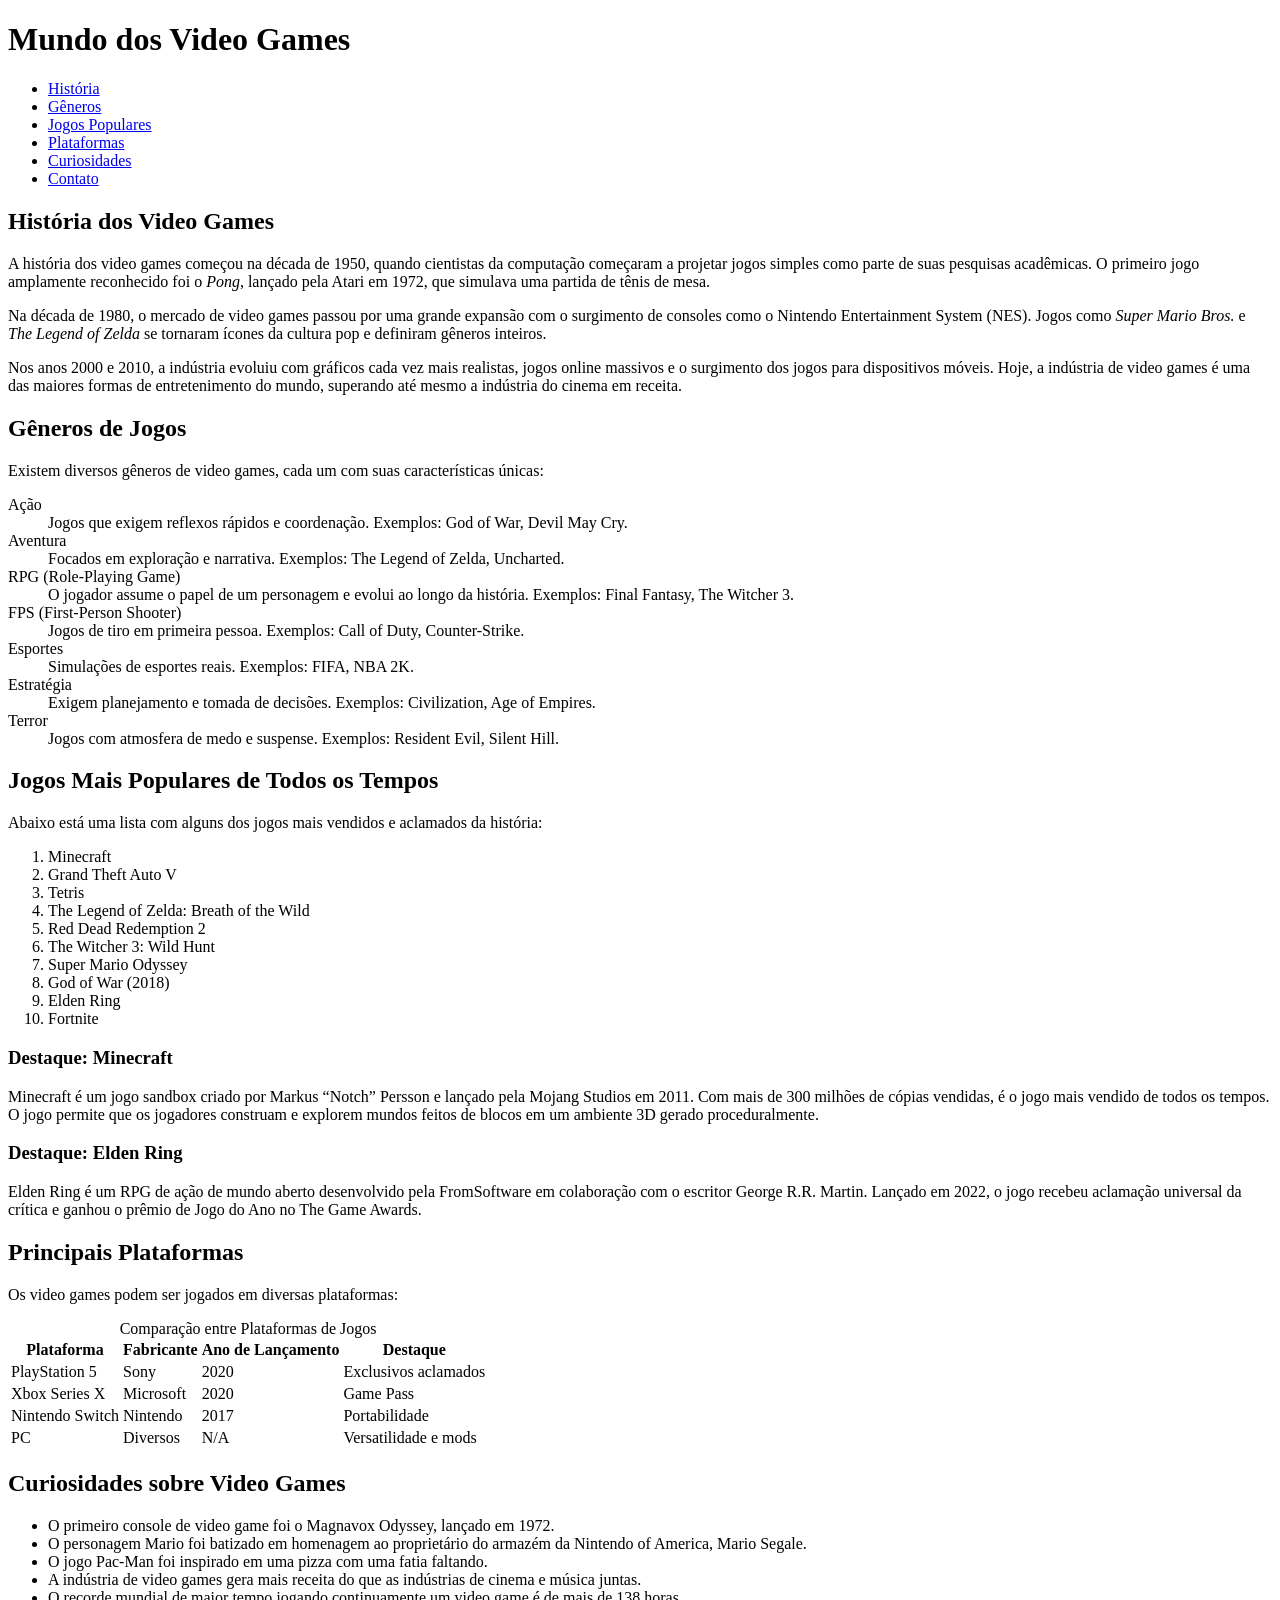
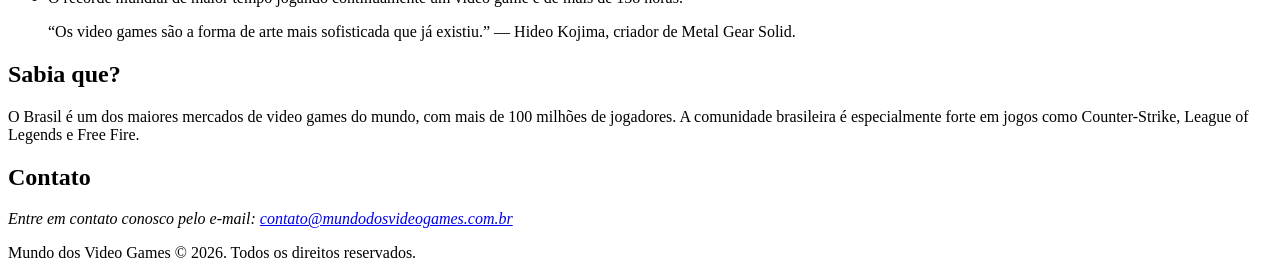
<file: index.html>
<!DOCTYPE html>
<html lang="pt-BR">
<head>
    <meta charset="UTF-8">
    <meta name="viewport" content="width=device-width, initial-scale=1.0">
    <title>Mundo dos Video Games</title>
</head>
<body>
    <header>
        <h1>Mundo dos Video Games</h1>
        <nav>
            <ul>
                <li><a href="#historia">História</a></li>
                <li><a href="#generos">Gêneros</a></li>
                <li><a href="#jogos-populares">Jogos Populares</a></li>
                <li><a href="#plataformas">Plataformas</a></li>
                <li><a href="#curiosidades">Curiosidades</a></li>
                <li><a href="#contato">Contato</a></li>
            </ul>
        </nav>
    </header>

    <main>
        <section id="historia">
            <h2>História dos Video Games</h2>
            <p>
                A história dos video games começou na década de 1950, quando cientistas da computação
                começaram a projetar jogos simples como parte de suas pesquisas acadêmicas. O primeiro
                jogo amplamente reconhecido foi o <em>Pong</em>, lançado pela Atari em 1972, que
                simulava uma partida de tênis de mesa.
            </p>
            <p>
                Na década de 1980, o mercado de video games passou por uma grande expansão com o
                surgimento de consoles como o Nintendo Entertainment System (NES). Jogos como
                <em>Super Mario Bros.</em> e <em>The Legend of Zelda</em> se tornaram ícones da
                cultura pop e definiram gêneros inteiros.
            </p>
            <p>
                Nos anos 2000 e 2010, a indústria evoluiu com gráficos cada vez mais realistas,
                jogos online massivos e o surgimento dos jogos para dispositivos móveis. Hoje,
                a indústria de video games é uma das maiores formas de entretenimento do mundo,
                superando até mesmo a indústria do cinema em receita.
            </p>
        </section>

        <section id="generos">
            <h2>Gêneros de Jogos</h2>
            <p>Existem diversos gêneros de video games, cada um com suas características únicas:</p>
            <dl>
                <dt>Ação</dt>
                <dd>Jogos que exigem reflexos rápidos e coordenação. Exemplos: God of War, Devil May Cry.</dd>

                <dt>Aventura</dt>
                <dd>Focados em exploração e narrativa. Exemplos: The Legend of Zelda, Uncharted.</dd>

                <dt>RPG (Role-Playing Game)</dt>
                <dd>O jogador assume o papel de um personagem e evolui ao longo da história. Exemplos: Final Fantasy, The Witcher 3.</dd>

                <dt>FPS (First-Person Shooter)</dt>
                <dd>Jogos de tiro em primeira pessoa. Exemplos: Call of Duty, Counter-Strike.</dd>

                <dt>Esportes</dt>
                <dd>Simulações de esportes reais. Exemplos: FIFA, NBA 2K.</dd>

                <dt>Estratégia</dt>
                <dd>Exigem planejamento e tomada de decisões. Exemplos: Civilization, Age of Empires.</dd>

                <dt>Terror</dt>
                <dd>Jogos com atmosfera de medo e suspense. Exemplos: Resident Evil, Silent Hill.</dd>
            </dl>
        </section>

        <section id="jogos-populares">
            <h2>Jogos Mais Populares de Todos os Tempos</h2>
            <p>Abaixo está uma lista com alguns dos jogos mais vendidos e aclamados da história:</p>
            <ol>
                <li>Minecraft</li>
                <li>Grand Theft Auto V</li>
                <li>Tetris</li>
                <li>The Legend of Zelda: Breath of the Wild</li>
                <li>Red Dead Redemption 2</li>
                <li>The Witcher 3: Wild Hunt</li>
                <li>Super Mario Odyssey</li>
                <li>God of War (2018)</li>
                <li>Elden Ring</li>
                <li>Fortnite</li>
            </ol>

            <article>
                <h3>Destaque: Minecraft</h3>
                <p>
                    Minecraft é um jogo sandbox criado por Markus <q>Notch</q> Persson e lançado
                    pela Mojang Studios em 2011. Com mais de 300 milhões de cópias vendidas, é o
                    jogo mais vendido de todos os tempos. O jogo permite que os jogadores construam
                    e explorem mundos feitos de blocos em um ambiente 3D gerado proceduralmente.
                </p>
            </article>

            <article>
                <h3>Destaque: Elden Ring</h3>
                <p>
                    Elden Ring é um RPG de ação de mundo aberto desenvolvido pela FromSoftware em
                    colaboração com o escritor George R.R. Martin. Lançado em 2022, o jogo recebeu
                    aclamação universal da crítica e ganhou o prêmio de Jogo do Ano no The Game Awards.
                </p>
            </article>
        </section>

        <section id="plataformas">
            <h2>Principais Plataformas</h2>
            <p>Os video games podem ser jogados em diversas plataformas:</p>
            <table>
                <caption>Comparação entre Plataformas de Jogos</caption>
                <thead>
                    <tr>
                        <th>Plataforma</th>
                        <th>Fabricante</th>
                        <th>Ano de Lançamento</th>
                        <th>Destaque</th>
                    </tr>
                </thead>
                <tbody>
                    <tr>
                        <td>PlayStation 5</td>
                        <td>Sony</td>
                        <td>2020</td>
                        <td>Exclusivos aclamados</td>
                    </tr>
                    <tr>
                        <td>Xbox Series X</td>
                        <td>Microsoft</td>
                        <td>2020</td>
                        <td>Game Pass</td>
                    </tr>
                    <tr>
                        <td>Nintendo Switch</td>
                        <td>Nintendo</td>
                        <td>2017</td>
                        <td>Portabilidade</td>
                    </tr>
                    <tr>
                        <td>PC</td>
                        <td>Diversos</td>
                        <td>N/A</td>
                        <td>Versatilidade e mods</td>
                    </tr>
                </tbody>
            </table>
        </section>

        <section id="curiosidades">
            <h2>Curiosidades sobre Video Games</h2>
            <ul>
                <li>O primeiro console de video game foi o Magnavox Odyssey, lançado em 1972.</li>
                <li>O personagem Mario foi batizado em homenagem ao proprietário do armazém da Nintendo of America, Mario Segale.</li>
                <li>O jogo Pac-Man foi inspirado em uma pizza com uma fatia faltando.</li>
                <li>A indústria de video games gera mais receita do que as indústrias de cinema e música juntas.</li>
                <li>O recorde mundial de maior tempo jogando continuamente um video game é de mais de 138 horas.</li>
            </ul>
            <blockquote>
                <p>
                    <q>Os video games são a forma de arte mais sofisticada que já existiu.</q>
                    — Hideo Kojima, criador de Metal Gear Solid.
                </p>
            </blockquote>
        </section>

        <aside>
            <h2>Sabia que?</h2>
            <p>
                O Brasil é um dos maiores mercados de video games do mundo, com mais de 100 milhões
                de jogadores. A comunidade brasileira é especialmente forte em jogos como
                Counter-Strike, League of Legends e Free Fire.
            </p>
        </aside>
    </main>

    <footer id="contato">
        <h2>Contato</h2>
        <address>
            Entre em contato conosco pelo e-mail:
            <a href="mailto:contato@mundodosvideogames.com.br">contato@mundodosvideogames.com.br</a>
        </address>
        <p>Mundo dos Video Games &copy; 2026. Todos os direitos reservados.</p>
    </footer>
</body>
</html>
</file>
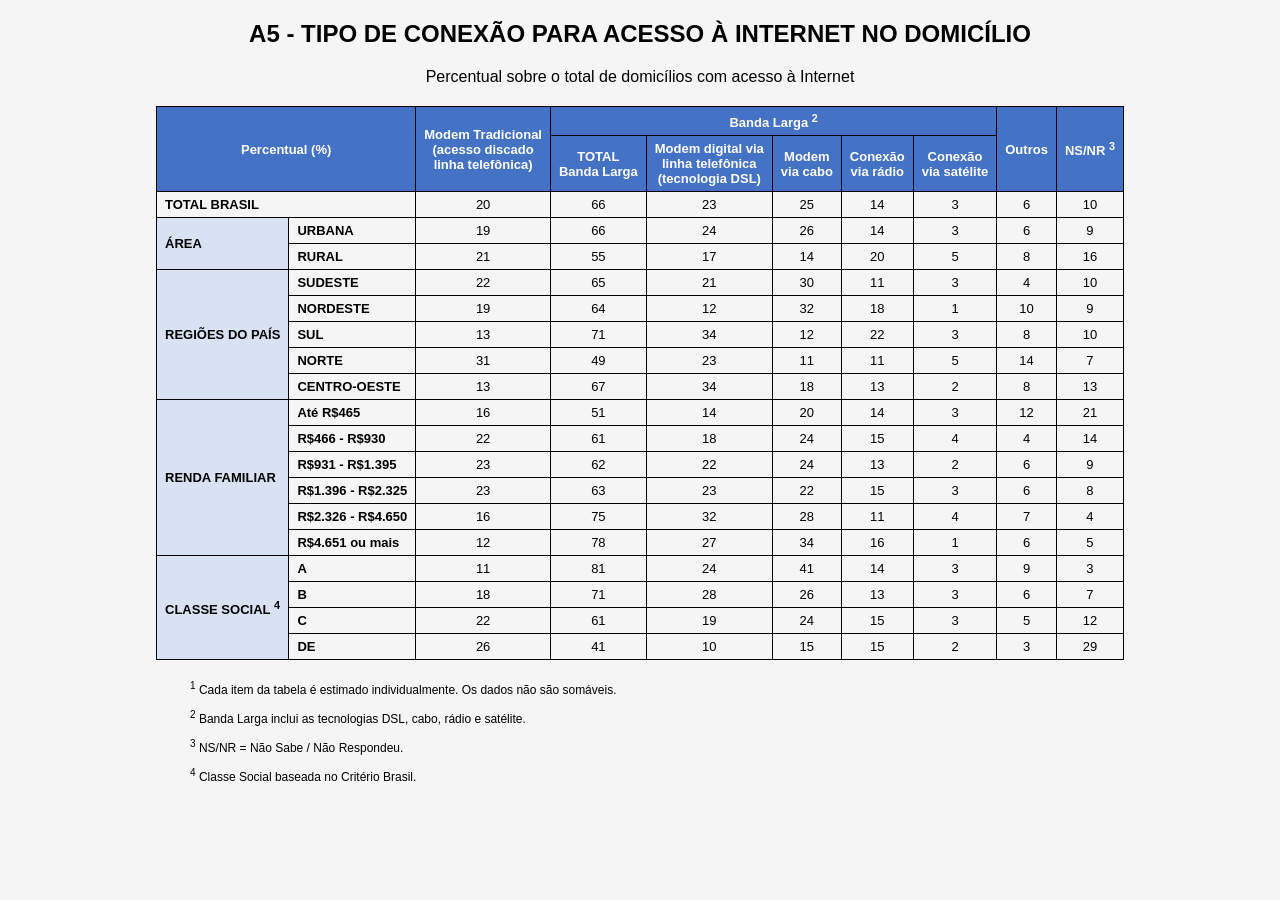
<file: tabela.html>
<!DOCTYPE html>
<html lang="pt-BR">
<head>
    <meta charset="UTF-8">
    <meta name="viewport" content="width=device-width, initial-scale=1.0">
    <title>Atividade Tabela - Tipo de Conexão</title>
    <style>
        body {
            font-family: Arial, sans-serif;
            margin: 20px;
            background-color: #f5f5f5;
        }
        h2 {
            text-align: center;
        }
        table {
            border-collapse: collapse;
            margin: 20px auto;
            font-size: 13px;
        }
        th, td {
            border: 1px solid #000;
            padding: 5px 8px;
            text-align: center;
        }
        th {
            background-color: #4472C4;
            color: white;
            font-weight: bold;
        }
        .header-row {
            background-color: #4472C4;
            color: white;
        }
        .sub-header {
            background-color: #8FAADC;
            color: white;
            font-weight: bold;
        }
        .category-header {
            background-color: #D9E2F3;
            font-weight: bold;
            text-align: left;
        }
        td.label {
            text-align: left;
            font-weight: bold;
        }
        caption {
            font-weight: bold;
            font-size: 14px;
            margin-bottom: 10px;
            text-align: left;
        }
        .footnotes {
            max-width: 900px;
            margin: 10px auto;
            font-size: 12px;
        }
    </style>
</head>
<body>
    <h2>A5 - TIPO DE CONEXÃO PARA ACESSO À INTERNET NO DOMICÍLIO</h2>
    <p style="text-align: center;">Percentual sobre o total de domicílios com acesso à Internet</p>

    <table>
        <thead>
            <tr class="header-row">
                <th colspan="2" rowspan="2">Percentual (%)</th>
                <th colspan="1" rowspan="2">Modem Tradicional<br>(acesso discado<br>linha telefônica)</th>
                <th colspan="5">Banda Larga <sup>2</sup></th>
                <th colspan="1" rowspan="2">Outros</th>
                <th colspan="1" rowspan="2">NS/NR <sup>3</sup></th>
            </tr>
            <tr class="sub-header">
                <th>TOTAL<br>Banda Larga</th>
                <th>Modem digital via<br>linha telefônica<br>(tecnologia DSL)</th>
                <th>Modem<br>via cabo</th>
                <th>Conexão<br>via rádio</th>
                <th>Conexão<br>via satélite</th>
            </tr>
        </thead>
        <tbody>
            <!-- TOTAL BRASIL -->
            <tr>
                <td colspan="2" class="label">TOTAL BRASIL</td>
                <td>20</td>
                <td>66</td>
                <td>23</td>
                <td>25</td>
                <td>14</td>
                <td>3</td>
                <td>6</td>
                <td>10</td>
            </tr>
            <!-- ÁREA -->
            <tr>
                <td rowspan="2" class="category-header">ÁREA</td>
                <td class="label">URBANA</td>
                <td>19</td>
                <td>66</td>
                <td>24</td>
                <td>26</td>
                <td>14</td>
                <td>3</td>
                <td>6</td>
                <td>9</td>
            </tr>
            <tr>
                <td class="label">RURAL</td>
                <td>21</td>
                <td>55</td>
                <td>17</td>
                <td>14</td>
                <td>20</td>
                <td>5</td>
                <td>8</td>
                <td>16</td>
            </tr>
            <!-- REGIÕES DO PAÍS -->
            <tr>
                <td rowspan="5" class="category-header">REGIÕES DO PAÍS</td>
                <td class="label">SUDESTE</td>
                <td>22</td>
                <td>65</td>
                <td>21</td>
                <td>30</td>
                <td>11</td>
                <td>3</td>
                <td>4</td>
                <td>10</td>
            </tr>
            <tr>
                <td class="label">NORDESTE</td>
                <td>19</td>
                <td>64</td>
                <td>12</td>
                <td>32</td>
                <td>18</td>
                <td>1</td>
                <td>10</td>
                <td>9</td>
            </tr>
            <tr>
                <td class="label">SUL</td>
                <td>13</td>
                <td>71</td>
                <td>34</td>
                <td>12</td>
                <td>22</td>
                <td>3</td>
                <td>8</td>
                <td>10</td>
            </tr>
            <tr>
                <td class="label">NORTE</td>
                <td>31</td>
                <td>49</td>
                <td>23</td>
                <td>11</td>
                <td>11</td>
                <td>5</td>
                <td>14</td>
                <td>7</td>
            </tr>
            <tr>
                <td class="label">CENTRO-OESTE</td>
                <td>13</td>
                <td>67</td>
                <td>34</td>
                <td>18</td>
                <td>13</td>
                <td>2</td>
                <td>8</td>
                <td>13</td>
            </tr>
            <!-- RENDA FAMILIAR -->
            <tr>
                <td rowspan="6" class="category-header">RENDA FAMILIAR</td>
                <td class="label">Até R$465</td>
                <td>16</td>
                <td>51</td>
                <td>14</td>
                <td>20</td>
                <td>14</td>
                <td>3</td>
                <td>12</td>
                <td>21</td>
            </tr>
            <tr>
                <td class="label">R$466 - R$930</td>
                <td>22</td>
                <td>61</td>
                <td>18</td>
                <td>24</td>
                <td>15</td>
                <td>4</td>
                <td>4</td>
                <td>14</td>
            </tr>
            <tr>
                <td class="label">R$931 - R$1.395</td>
                <td>23</td>
                <td>62</td>
                <td>22</td>
                <td>24</td>
                <td>13</td>
                <td>2</td>
                <td>6</td>
                <td>9</td>
            </tr>
            <tr>
                <td class="label">R$1.396 - R$2.325</td>
                <td>23</td>
                <td>63</td>
                <td>23</td>
                <td>22</td>
                <td>15</td>
                <td>3</td>
                <td>6</td>
                <td>8</td>
            </tr>
            <tr>
                <td class="label">R$2.326 - R$4.650</td>
                <td>16</td>
                <td>75</td>
                <td>32</td>
                <td>28</td>
                <td>11</td>
                <td>4</td>
                <td>7</td>
                <td>4</td>
            </tr>
            <tr>
                <td class="label">R$4.651 ou mais</td>
                <td>12</td>
                <td>78</td>
                <td>27</td>
                <td>34</td>
                <td>16</td>
                <td>1</td>
                <td>6</td>
                <td>5</td>
            </tr>
            <!-- CLASSE SOCIAL -->
            <tr>
                <td rowspan="4" class="category-header">CLASSE SOCIAL <sup>4</sup></td>
                <td class="label">A</td>
                <td>11</td>
                <td>81</td>
                <td>24</td>
                <td>41</td>
                <td>14</td>
                <td>3</td>
                <td>9</td>
                <td>3</td>
            </tr>
            <tr>
                <td class="label">B</td>
                <td>18</td>
                <td>71</td>
                <td>28</td>
                <td>26</td>
                <td>13</td>
                <td>3</td>
                <td>6</td>
                <td>7</td>
            </tr>
            <tr>
                <td class="label">C</td>
                <td>22</td>
                <td>61</td>
                <td>19</td>
                <td>24</td>
                <td>15</td>
                <td>3</td>
                <td>5</td>
                <td>12</td>
            </tr>
            <tr>
                <td class="label">DE</td>
                <td>26</td>
                <td>41</td>
                <td>10</td>
                <td>15</td>
                <td>15</td>
                <td>2</td>
                <td>3</td>
                <td>29</td>
            </tr>
        </tbody>
    </table>

    <div class="footnotes">
        <p><sup>1</sup> Cada item da tabela é estimado individualmente. Os dados não são somáveis.</p>
        <p><sup>2</sup> Banda Larga inclui as tecnologias DSL, cabo, rádio e satélite.</p>
        <p><sup>3</sup> NS/NR = Não Sabe / Não Respondeu.</p>
        <p><sup>4</sup> Classe Social baseada no Critério Brasil.</p>
    </div>
</body>
</html>
</file>
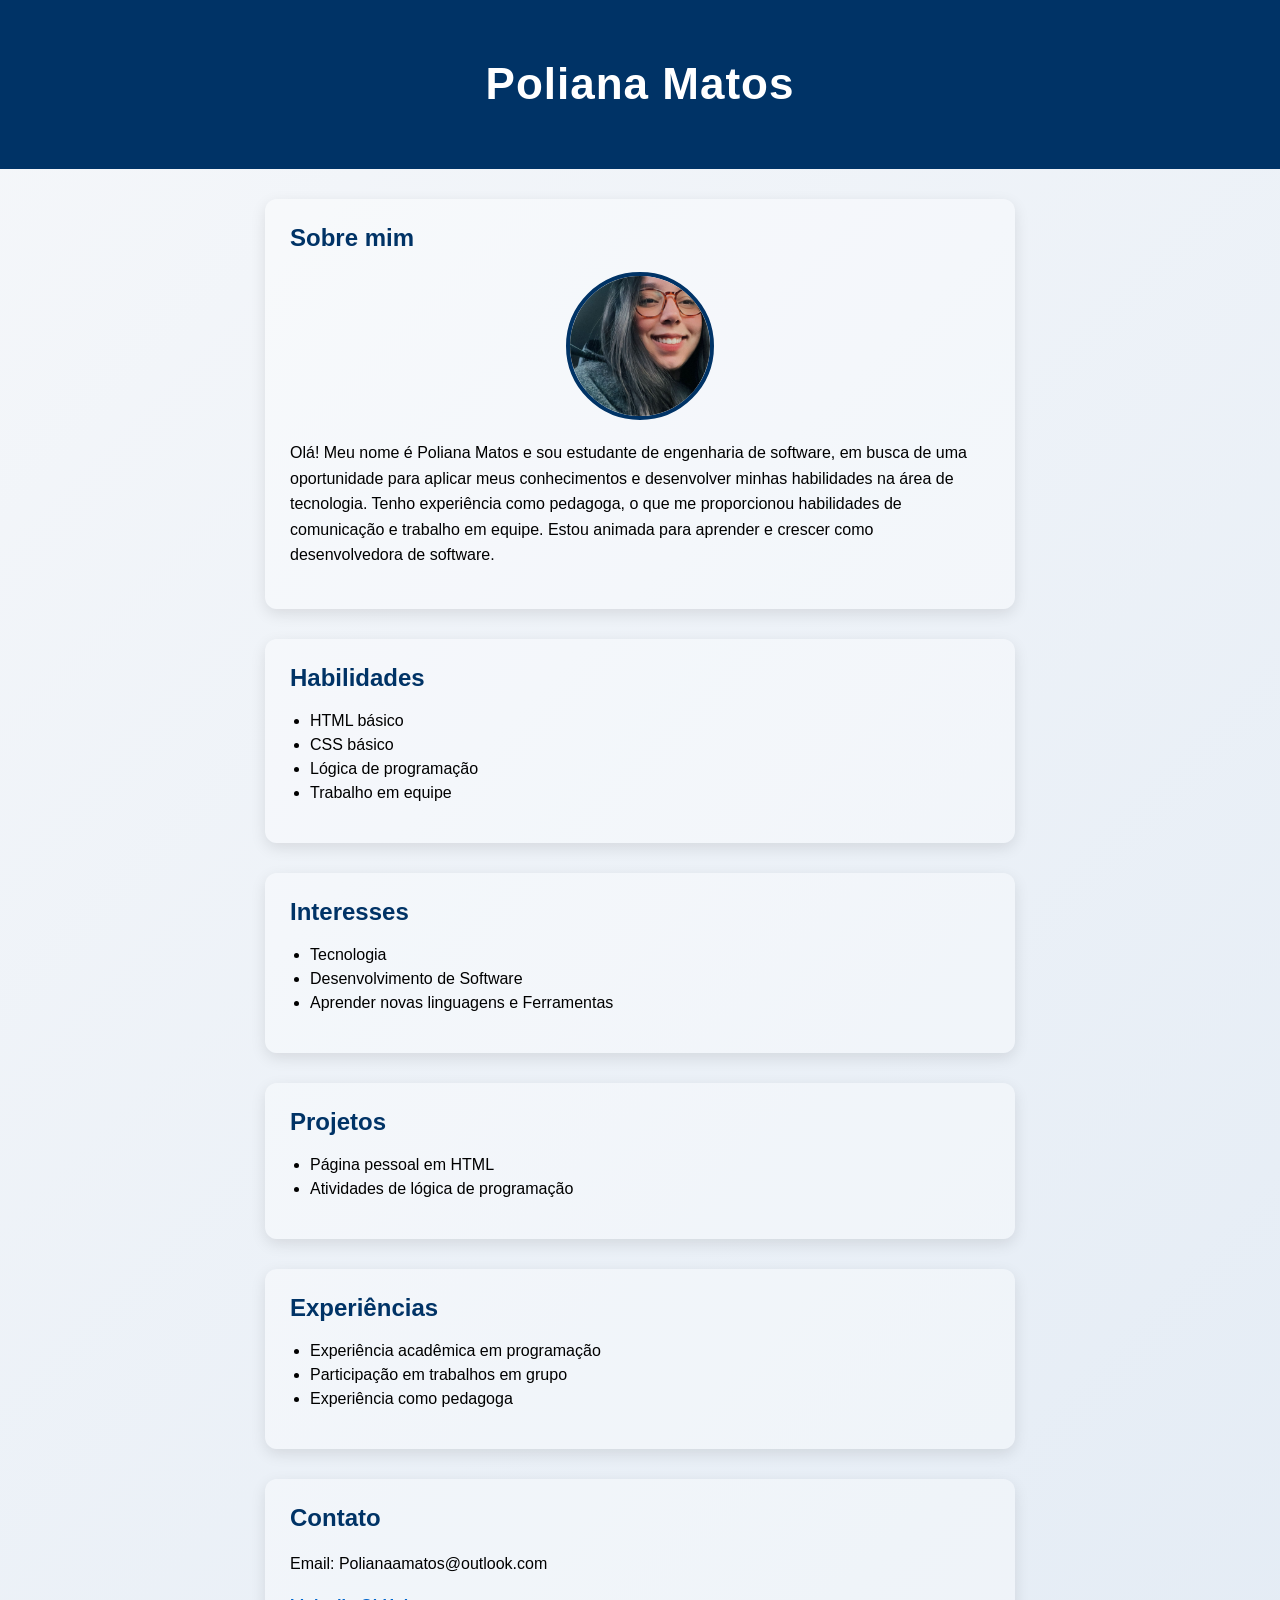
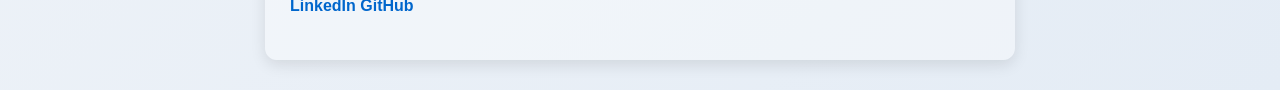
<file: aula3_27022026/Poliana.html>
<!DOCTYPE html>
<html lang="pt-br">
<head>
    <meta charset="UTF-8">
    <title>Poliana Matos</title>
    <link rel="stylesheet" href="../CSS/style.css">
</head>

<body>

<header>
    <h1>Poliana Matos</h1>
</header>

<section class="destaque">
    <h2>Sobre mim</h2>
    <img src="../images/foto-poliana.jpeg" alt="foto-poliana" class="foto-perfil">

    <p>
        Olá! Meu nome é Poliana Matos e sou estudante de engenharia de software,
        em busca de uma oportunidade para aplicar meus conhecimentos e desenvolver minhas habilidades na área de tecnologia.
         Tenho experiência como pedagoga, o que me proporcionou habilidades de comunicação e trabalho em equipe.
          Estou animada para aprender e crescer como desenvolvedora de software. 
    </p>
</section>

<section class="destaque">
    <h2>Habilidades</h2>
    <ul>
        <li>HTML básico</li>
        <li>CSS básico</li>
        <li>Lógica de programação</li>
        <li>Trabalho em equipe</li>
    </ul>
</section>

<section class="destaque">
    <h2>Interesses</h2>
    <ul>
        <li>Tecnologia</li>
        <li>Desenvolvimento de Software</li>
        <li>Aprender novas linguagens e Ferramentas</li>
    </ul>
</section>

<section class="destaque">
    <h2>Projetos</h2>
    <ul>
        <li>Página pessoal em HTML</li>
        <li>Atividades de lógica de programação</li>
    </ul>
</section>

<section class="destaque">
    <h2>Experiências</h2>
    <ul>
        <li>Experiência acadêmica em programação</li>
        <li>Participação em trabalhos em grupo</li>
        <li>Experiência como pedagoga</li>
    </ul>
</section>

<section class="destaque">
    <h2>Contato</h2>
    <p>Email: Polianaamatos@outlook.com </p> 

    <p>
        <a href="http://linkedin.com/in/polianamatos" target="_blank">
            LinkedIn
        </a>
        <a href="http://github.com/in/Polimatoss" target="_blank">
            GitHub
        </a>
    </p>
</section>

</body>
</html>
</file>
<file: CSS/style.css>
/* RESET BÁSICO */

body{
    margin:0;
    padding:0;
    font-family: Arial, Verdana, sans-serif;
    background: linear-gradient(135deg,#f5f7fa,#e4ecf5);
}

/* HEADER */

header{
    background:#003366;
    color:white;
    text-align:center;
    padding:30px;
    font-size:22px;
    letter-spacing:1px;
}

/* SEÇÕES */

section{
    max-width:700px;
    margin:30px auto;
}

/* CARDS */

.destaque{
    background:rgba(255, 255, 255, 0.34);
    padding:25px;
    border-radius:12px;
    box-shadow:0px 5px 15px rgba(0,0,0,0.1);
    transition: all 0.3s ease;
}

/* INTERAÇÃO */

.destaque:hover{
    transform: translateY(-5px);
    box-shadow:0px 10px 25px rgba(0,0,0,0.15);
}

/* TITULOS */

h2{
    color:#003366;
    margin-top:0;
}

/* FOTO PERFIL */

.foto-perfil{
    width:140px;
    height:140px;
    border-radius:50%;
    object-fit:cover;
    display:block;
    margin:20px auto;
    border:4px solid #003366;
}

/* LISTAS */

ul{
    padding-left:20px;
}

li{
    margin-bottom:6px;
}

/* LINKS */

a{
    color:#0066cc;
    text-decoration:none;
    font-weight:bold;
}

a:hover{
    color:#ff6600;
}

/* TEXTO */

p{
    line-height:1.6;
}
</file>
